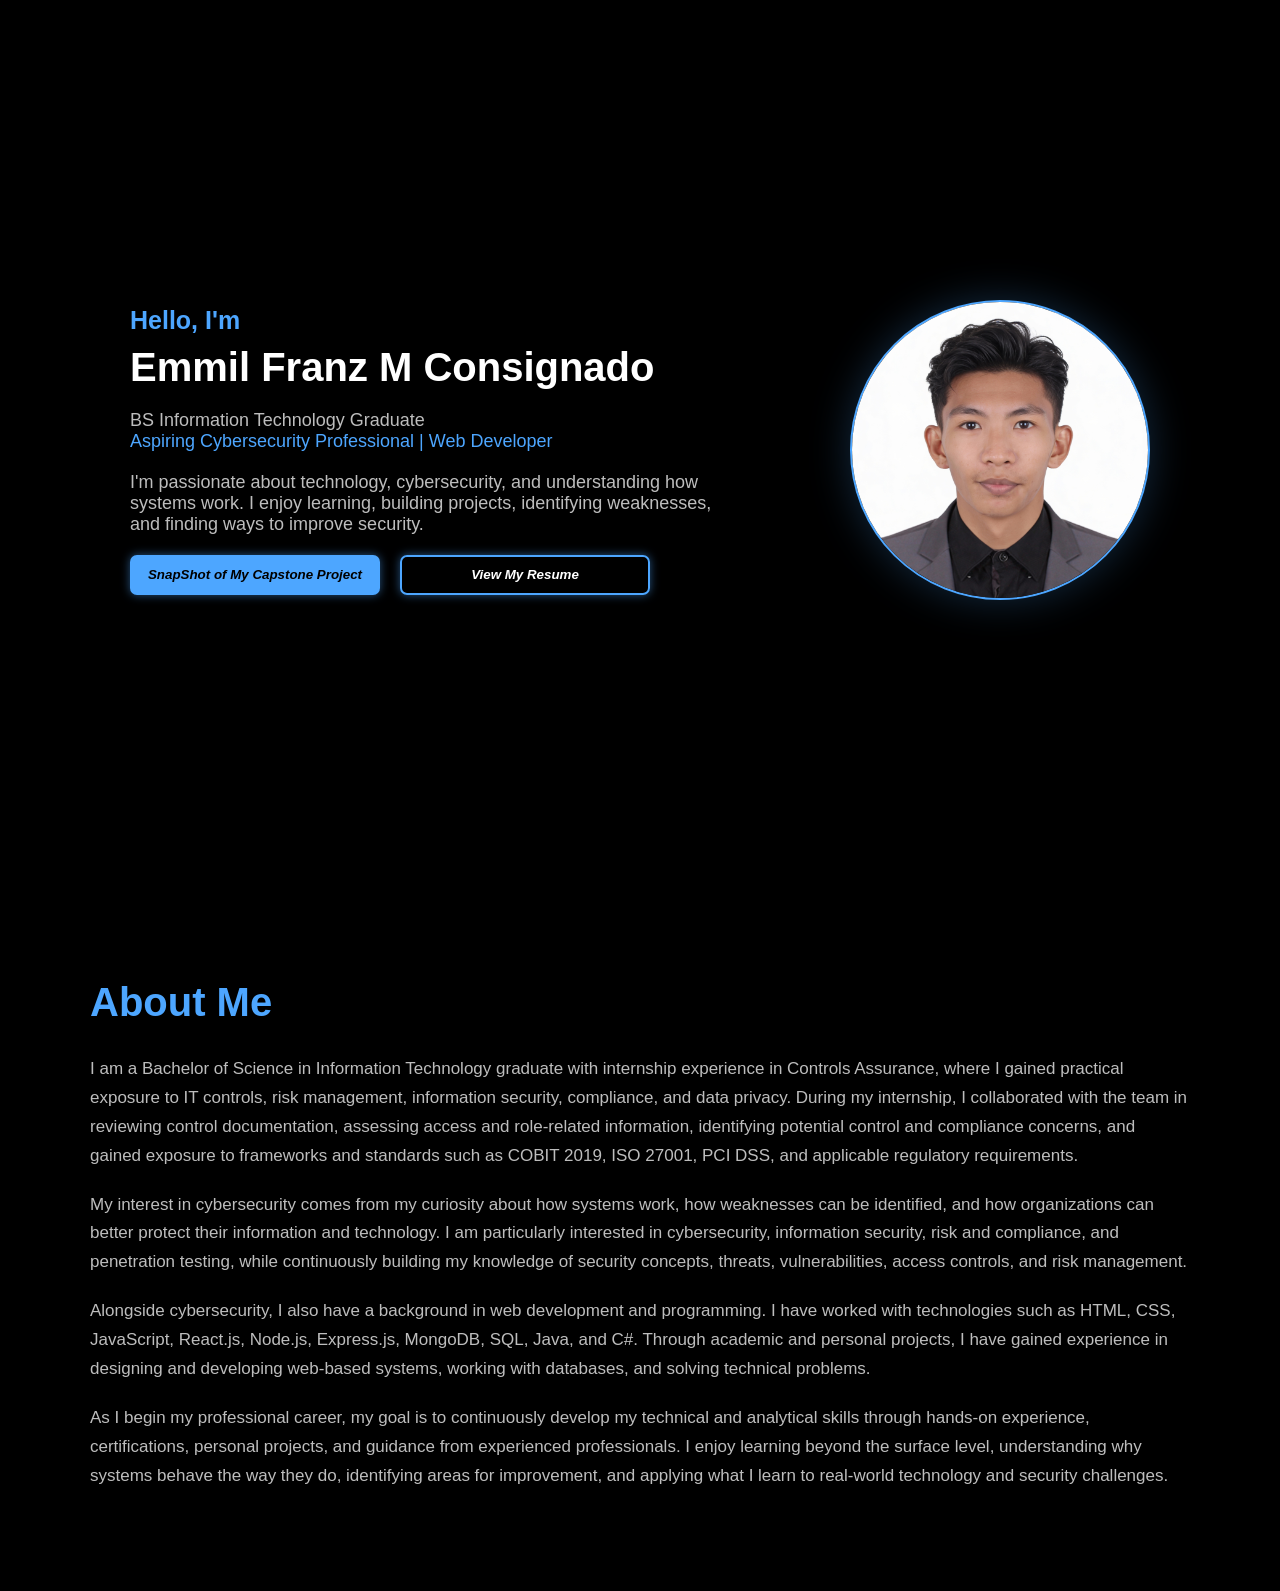
<file: Index.html>
<!DOCTYPE html>
<html lang="en">
<head>
    <meta charset="UTF-8">
    <meta name="viewport" content="width=device-width, initial-scale=1.0">
    <title>Emmil Franz | Portfolio</title>

    <style>
        * {
            margin: 0;
            padding: 0;
            box-sizing: border-box;
        }

        body {
            background-color: black;
            color: white;
            font-family: Arial, sans-serif;
        }

        .container {
            min-height: 100vh;

            display: flex;
            justify-content: center;
            align-items: center;

            gap: 120px;
            padding: 50px;
        }

        .about-text {
            max-width: 600px;
        }

        .about-text h3 {
            font-size: 25px;
            margin-bottom: 10px;
            color: #4da6ff;
        }
        
       span{
            color: #4da6ff;
        }
        #name {
            font-size: 40px;
            margin-bottom: 20px;
            margin-top: 10px;
        }

        .about-text p {
            font-size: 18px;
            color: #bdbdbd;
        }

        img {
            width: 300px;
            height: 300px;
            object-fit: cover;
            border-radius: 50%;
            border: 2px solid #4da6ff;
            box-shadow: 0 0 40px rgba(77, 166, 255, 0.25);
        }
        #IAM {
            margin-top: 20px;
        }

        #button {
            display: flex;
            gap: 20px;
            margin-top: 20px;
        }

        #button button {
            background-color: #4da6ff;
            height: 40px;
            width: 250px;
            border: none;
            border-radius: 7px;
            box-shadow: 0 0 10px rgba(77, 166, 255, 0.5);
            font-style: italic;
            font-weight: bold;
            cursor: pointer;
        }

        #button #two {
            background-color: transparent;
            color: white;
            border: 2px solid #4da6ff;
        }

       .ABOUT_ME {
            max-width: 1200px;
            margin: 0 auto;
            padding: 80px 50px;
        }

        .ABOUT_ME h1 {
            font-size: 40px;
            color: #4da6ff;
            margin-bottom: 30px;
        }

        .ABOUT_ME p {
            font-size: 17px;
            line-height: 1.7;
            color: #bdbdbd;
            margin-bottom: 20px;
        }

        /* MOBILE POV */
        @media (max-width: 768px) {

            .container {
                flex-direction: column-reverse;
                text-align: center;
                gap: 40px;
                padding: 30px;
            }

            #name {
                font-size: 38px;
            }

            img {
                width: 220px;
                height: 220px;
            }
           
        }
    </style>
</head>

<body>
    <div class="container" id="AboutMe">
        <div class="about-text">
            <h3>Hello, I'm</h3>
            <h1 id="name">Emmil Franz M Consignado</h1>
            <p>BS Information Technology Graduate <br> <span >Aspiring Cybersecurity Professional | Web Developer</span></p>
        <div id="IAM">
            <p>I'm passionate about technology, cybersecurity, and understanding how systems work. I enjoy learning, building projects, identifying weaknesses, and finding ways to improve security.</p>
        </div>
        <div id="button">
        <button onclick="window.location.href='CapstoneProject.html'">SnapShot of My Capstone Project</button>
        <button id="two" onclick="window.location.href='Resume.html'">View My Resume</button>
        </div>
        </div>
        <img src="IMAGES/RESUME PICTURE.png" alt="Profile Picture">
    </div>

    <div class="ABOUT_ME">
    <h1>About Me</h1>

    <p>I am a Bachelor of Science in Information Technology graduate with internship
        experience in Controls Assurance, where I gained practical exposure to IT controls,
        risk management, information security, compliance, and data privacy. During my
        internship, I collaborated with the team in reviewing control documentation,
        assessing access and role-related information, identifying potential control and
        compliance concerns, and gained exposure to frameworks and standards such as
        COBIT 2019, ISO 27001, PCI DSS, and applicable regulatory requirements.</p>

    <p>My interest in cybersecurity comes from my curiosity about how systems work,
        how weaknesses can be identified, and how organizations can better protect their
        information and technology. I am particularly interested in cybersecurity,
        information security, risk and compliance, and penetration testing, while
        continuously building my knowledge of security concepts, threats, vulnerabilities,
        access controls, and risk management.</p>

    <p>Alongside cybersecurity, I also have a background in web development and
        programming. I have worked with technologies such as HTML, CSS, JavaScript,
        React.js, Node.js, Express.js, MongoDB, SQL, Java, and C#. Through academic
        and personal projects, I have gained experience in designing and developing
        web-based systems, working with databases, and solving technical problems.</p>

    <p>As I begin my professional career, my goal is to continuously develop my
        technical and analytical skills through hands-on experience, certifications,
        personal projects, and guidance from experienced professionals. I enjoy learning
        beyond the surface level, understanding why systems behave the way they do,
        identifying areas for improvement, and applying what I learn to real-world
        technology and security challenges.</p>
</div>
</body>
</html>
</file>
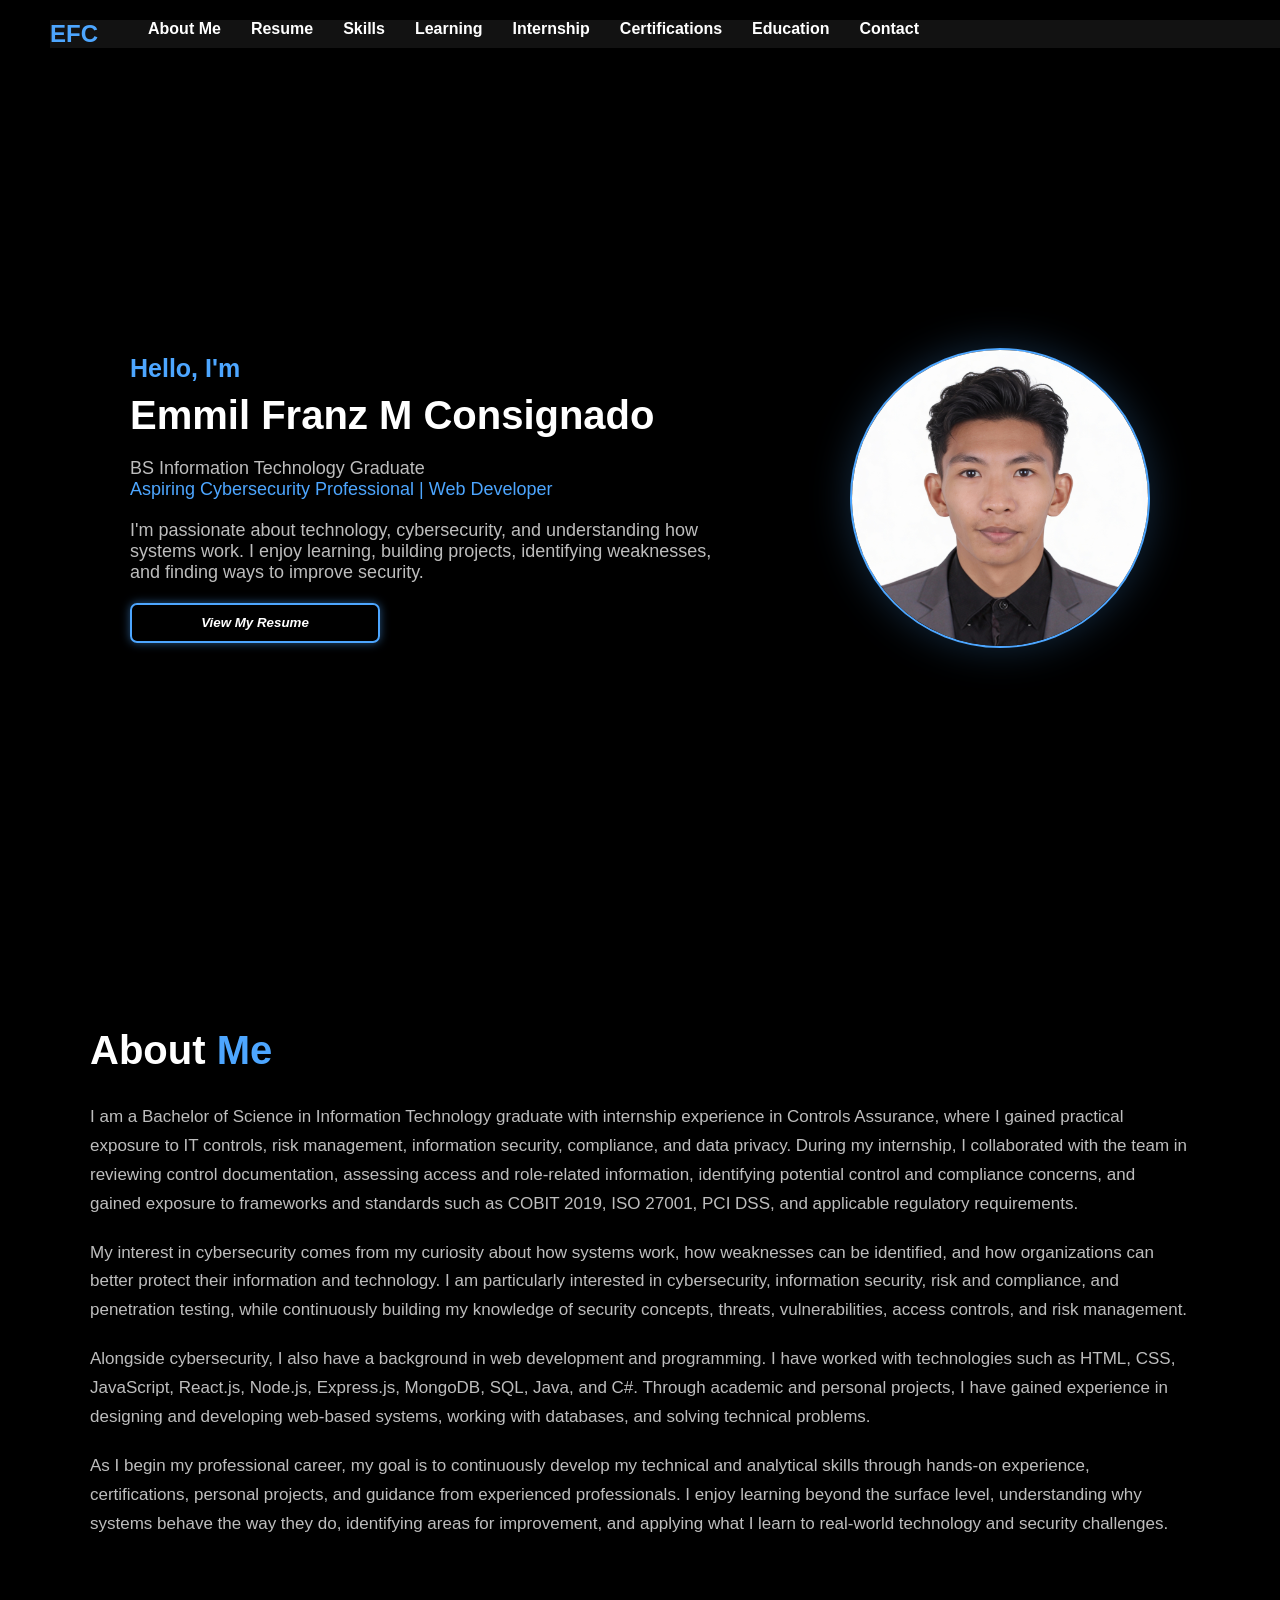
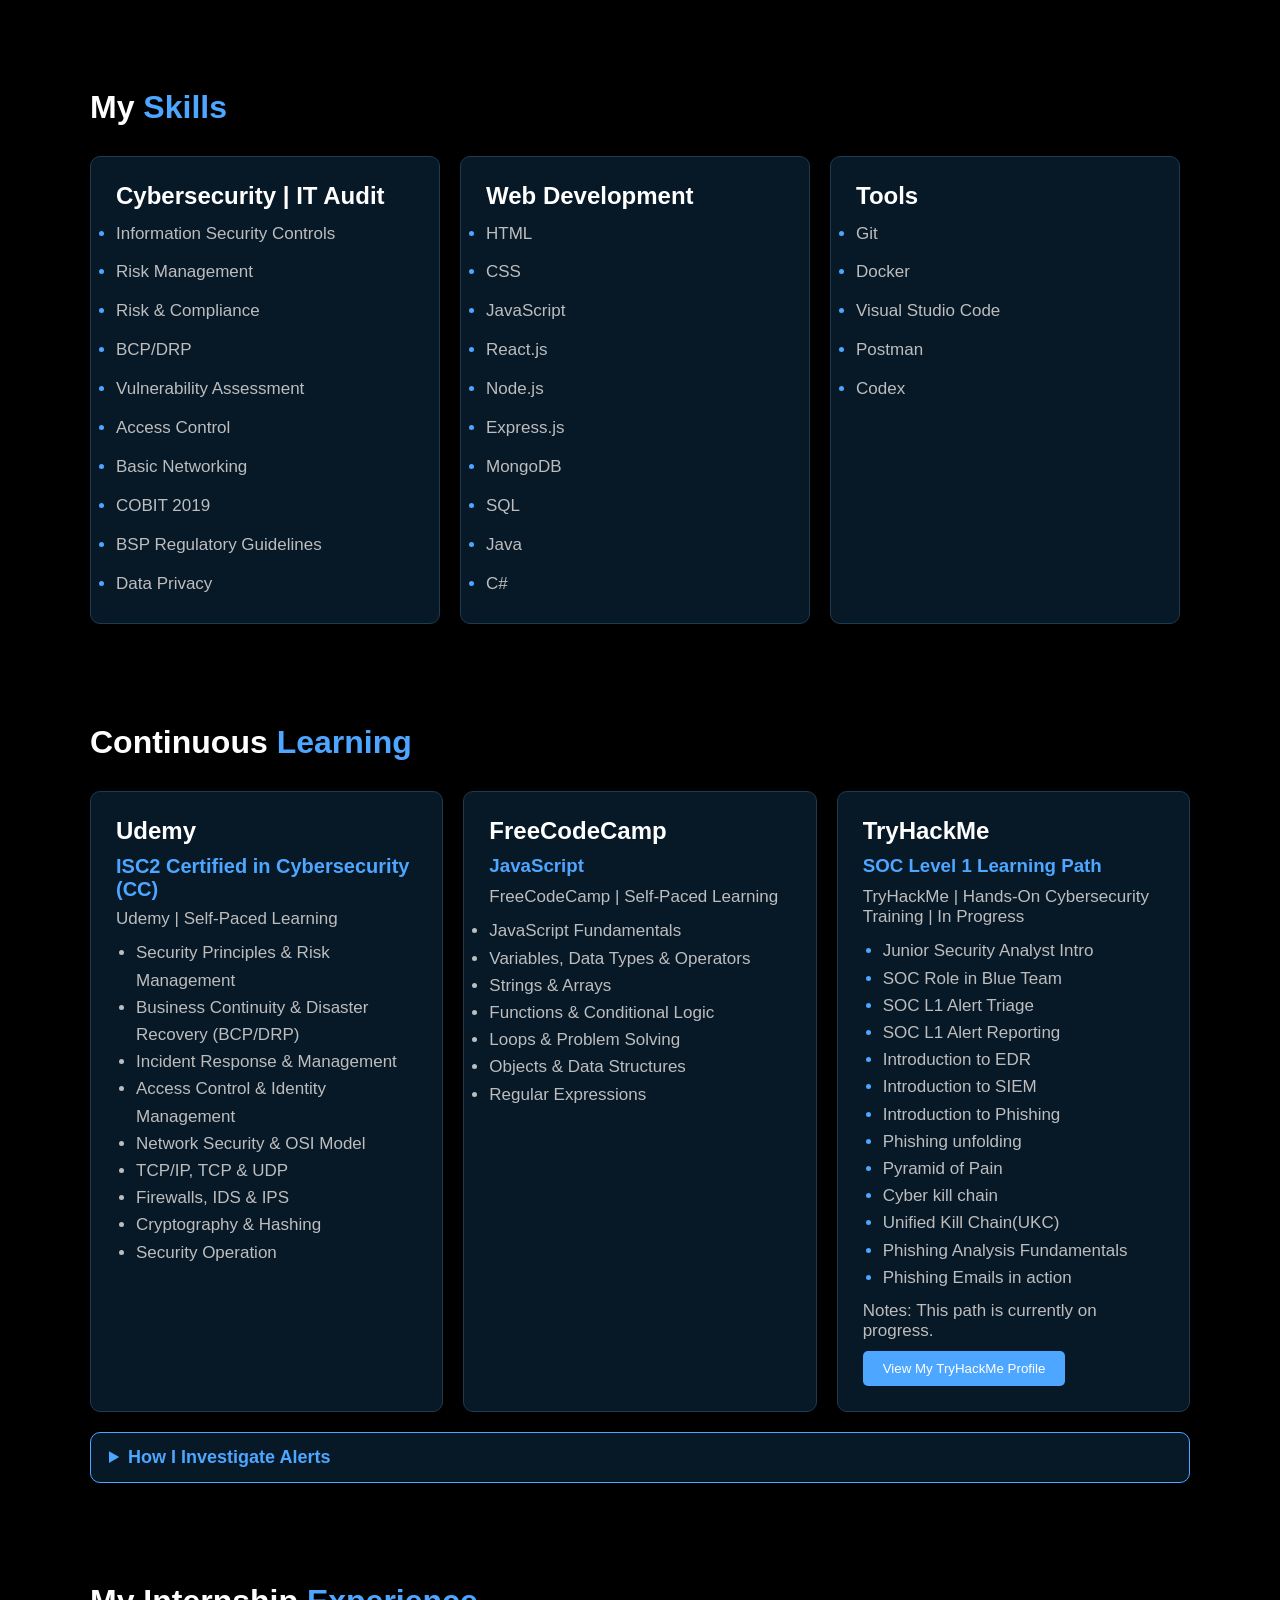
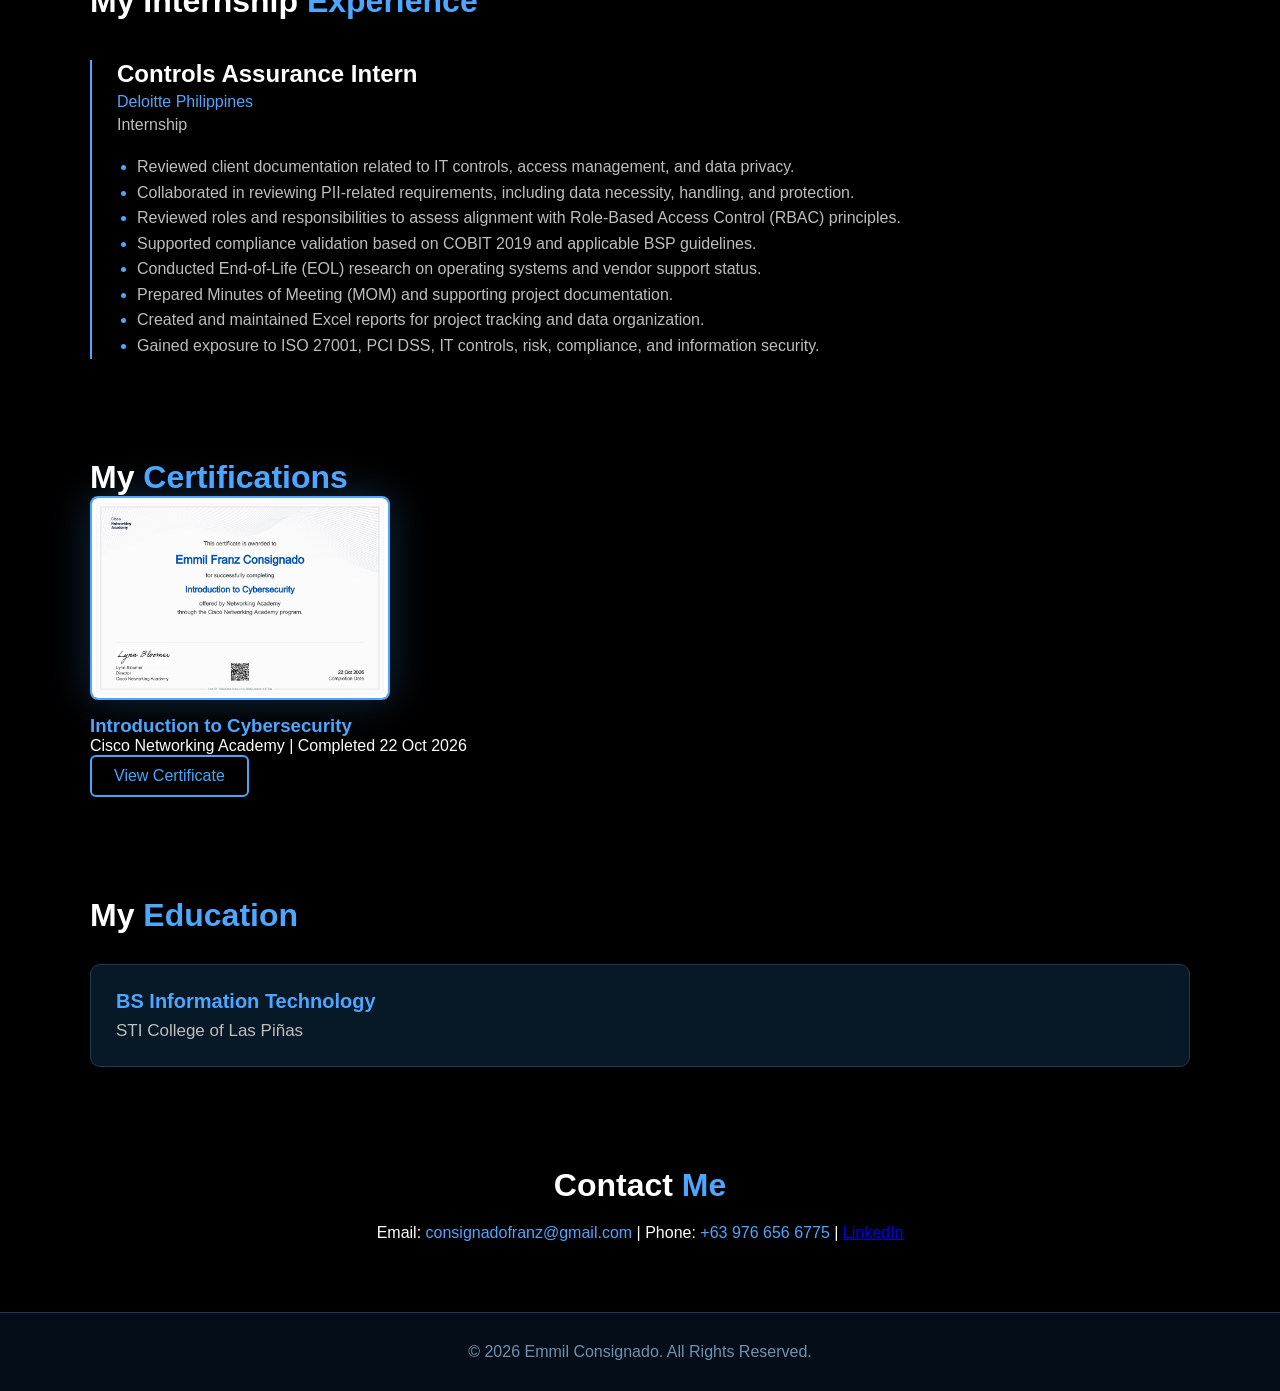
<file: index.html>
<!DOCTYPE html>
<html lang="en">
<head>
     <script async src="https://www.googletagmanager.com/gtag/js?id=G-RTVXM4ZRD1"></script>
    <script>
        window.dataLayer = window.dataLayer || [];
        function gtag(){dataLayer.push(arguments);}
        gtag('js', new Date());

        gtag('config', 'G-RTVXM4ZRD1');
    </script>

    <meta charset="UTF-8">
    <meta name="viewport" content="width=device-width, initial-scale=1.0">
    <title>Emmil Franz | Portfolio</title>

    <style>
        * {
            margin: 0;
            padding: 0;
            box-sizing: border-box;
        }

        body {
            background-color: black;
            color: white;
            font-family: Arial, sans-serif;
        }

        .navbar {
            background-color: #121212;
            position: sticky;
            display: flex;
            gap: 50px;
            margin-top: 20px;
            margin-left: 50px;
            z-index: 1000;
            top: 5px;
        }
        
        .nav-links {
            display: flex;
            gap: 30px;
            list-style: none;
        }

        .nav-links a {
            text-decoration: none;
            color: white;
            font-weight: bold;
            transition: 0.3s;
        }

        .container {
            min-height: 100vh;
            display: flex;
            justify-content: center;
            align-items: center;
            gap: 120px;
            width: 100%;
            padding: 40px 20px;
        }

        .about-text {
            max-width: 600px;
            
        }

        .about-text h3 {
            font-size: 25px;
            margin-bottom: 10px;
            color: #4da6ff;
        }
        
       span{
            color: #4da6ff;
        }
        #name {
            font-size: 40px;
            margin-bottom: 20px;
            margin-top: 10px;
        }

        .about-text p {
            font-size: 18px;
            color: #bdbdbd;
        }

        img {
            width: 300px;
            height: 300px;
            object-fit: cover;
            border-radius: 50%;
            border: 2px solid #4da6ff;
            box-shadow: 0 0 40px rgba(77, 166, 255, 0.25);
        }
        #IAM {
            margin-top: 20px;
        }

        #button {
            display: flex;
            gap: 20px;
            margin-top: 20px;
        }

        #button button  {
            background-color: #4da6ff;
            height: 40px;
            width: 250px;
            border: none;
            border-radius: 7px;
            box-shadow: 0 0 10px rgba(77, 166, 255, 0.5);
            font-style: italic;
            font-weight: bold;
            cursor: pointer;
        }

        #button #two {
            background-color: transparent;
            color: white;
            border: 2px solid #4da6ff;
        }

       #ABOUT_ME {
            max-width: 1200px;
            margin: 0 auto;
            padding: 80px 50px;
        }

        #ABOUT_ME h1 {
            font-size: 40px;
            color: white;
            margin-bottom: 30px;
        }

        #ABOUT_ME p {
            font-size: 17px;
            line-height: 1.7;
            color: #bdbdbd;
            margin-bottom: 20px;
        }

        .SKILLS{
            max-width: 1200px;
            margin: 0 auto;
            padding: 50px;
            cursor: pointer;
        }
        .skills-container{
            display: flex;
            gap: 20px;
        }

        .SKILLS h1 {
            color: white;
            margin-bottom: 30px;
        }

        .Skill-CyberSec {
            background-color: #071827;
            border: 1px solid #1f3b50;
            border-radius: 10px;
            padding: 25px;
            width: 350px;
        }
        
        .Skill-CyberSec ul{
            margin-top: 10px;
        }
        .Skill-CyberSec li {
            font-size: 17px;
            line-height: 1.7;
            color: #bdbdbd;
            margin-top: 10px;
        }
        .Skill-WebDev {
            background-color: #071827;
            border: 1px solid #1f3b50;
            border-radius: 10px;
            padding: 25px;
            width: 350px;
        }
        .Skill-WebDev ul{
            margin-top: 10px;
        }
        .Skill-WebDev li {
            font-size: 17px;
            line-height: 1.7;
            color: #bdbdbd;
            margin-top: 10px;
        }
        .Tools {
            background-color: #071827;
            border: 1px solid #1f3b50;
            border-radius: 10px;
            padding: 25px;
            width: 350px;
        }
        .Tools ul{
            margin-top: 10px;
        }
        .Tools li {
            font-size: 17px;
            line-height: 1.7;
            color: #bdbdbd;
            margin-top: 10px;
        }
        .skills-container li::marker {
            color: #4da6ff;
        }

        .Skill-CyberSec:hover,
        .Skill-WebDev:hover,
        .Tools:hover {
            transform: translateY(-8px) scale(1.02);
            box-shadow: 0 0 20px rgba(77, 166, 255, 0.35);
        }

        #internship {
            max-width: 1200px;
            margin: 0 auto;
            padding: 50px;
        }

        #internship h1 {
            margin-bottom: 40px;
        }

        .internship {
            border-left: 2px solid #4da6ff;
            padding-left: 25px;
        }

        .internship h2 {
            color: white;
            margin-bottom: 5px;
        }

        .internship .company {
            color: #4da6ff;
            font-size: 16px;
            margin-bottom: 5px;
        }

        .internship .type {
            color: #bdbdbd;
            font-size: 16px;
            margin-bottom: 20px;
        }

        .internship ul {
            padding-left: 20px;
        }

        .internship li {
            color: #bdbdbd;
            font-size: 16px;
            line-height: 1.6;
        }

        .internship li::marker {
            color: #4da6ff;
        }


        .learning-container {
            display: flex;
            gap: 20px;
        }

        .udemy,.java,.TryHackMe {
            flex: 1;
        }
        #continues-learning {
            max-width: 1200px;
            margin: 0 auto;
            padding: 50px;
        }

        #continues-learning h1 {
            color: white;
            margin-bottom: 30px;
        }
        
        .udemy{
            background-color: #071827;
            border: 1px solid #1f3b50;
            border-radius: 10px;
            padding: 25px;
        }

        .udemy h2{
            margin-bottom: 10px;
        }

        .udemy h3{
            color: #4da6ff;
            font-size: 20px;
            margin-bottom: 8px;
        }
        .udemy p{
            color: #bdbdbd;
            font-size: 17px;
            margin-bottom: 10px;
        }
        .udemy ul{
            padding-left: 20px;
            
        }

        .udemy li{
            color: #bdbdbd;
            font-size: 17px;
            line-height: 1.6;
        }

        .TryHackMe {
            background-color: #071827;
            border: 1px solid #1f3b50;
            border-radius: 10px;
            padding: 25px;
        }

        .TryHackMe h2 {
            margin-bottom: 10px;
        }

        .TryHackMe h3 {
            margin-bottom: 10px;
        }

        .TryHackMe p {
            color: #bdbdbd;
            font-size: 17px;
            margin-bottom: 10px;
        }

        .TryHackMe ul {
            padding-left: 20px;
        }

        .TryHackMe li {
            color: #bdbdbd;
            font-size: 17px;
            line-height: 1.6;
        }

        .TryHackMe li::marker {
            color: #4da6ff;
        }

        .TryHackMe:hover, .udemy:hover, .java:hover {
            transform: translateY(-8px);
            box-shadow: 0 0 20px rgba(77, 166, 255, 0.25);
        }
        
        .TryHackMe button {
            background-color: #4da6ff;
            color: white;
            border: none;
            padding: 10px 20px;
            border-radius: 5px;
            cursor: pointer;
            transition: 0.3s;
        }
        #training-btn {
            display: inline-block;
            padding: 12px 24px;
            background: transparent;
            color: #4da6ff;
            border: 1.5px solid #4da6ff;
            border-radius: 8px;
            font-size: 15px;
            font-weight: 600;
            letter-spacing: 0.3px;
            cursor: pointer;
            transition: all 0.3s ease;
            text-decoration: none;
            font-family: inherit;
        }

        /* Hover Effect */
        #training-btn:hover {
            background: #4da6ff;
            color: #121212;
            box-shadow: 0 0 15px rgba(77, 166, 255, 0.4);
            transform: translateY(-3px);
        }

        /* Click Effect */
        #training-btn:active {
            transform: translateY(0);
            box-shadow: 0 0 8px rgba(77, 166, 255, 0.25);
        }

        /* Keyboard Accessibility */
        #training-btn:focus-visible {
            outline: 2px solid #ffffff;
            outline-offset: 4px;
        }
        .java {
            background-color: #071827;
            border: 1px solid #1f3b50;
            border-radius: 10px;
            padding: 25px;
        }
        .java h2{
            margin-bottom: 10px;
        }
        .java h3{
            margin-bottom: 10px;
        }
        .java p{
            color: #bdbdbd;
            font-size: 17px;
            margin-bottom: 10px;
        }
        .java li{
            color: #bdbdbd;
            font-size: 17px;
            line-height: 1.6;
        }

        .Certifications {
            max-width: 1200px;
            margin: 0 auto;
            padding: 50px;
        }

       #education {
            max-width: 1200px;
            margin: 0 auto;
            padding: 50px;
        }

        #education h1 {
            color: white;
            margin-bottom: 30px;
        }

        .education-card {
            background-color: #071827;
            border: 1px solid #1f3b50;
            border-radius: 10px;
            padding: 25px;
            transition: 0.3s ease;
        }

        .education-card h2 {
            color: #4da6ff;
            font-size: 20px;
            margin-bottom: 8px;
        }

        .education-card p {
            color: #bdbdbd;
            font-size: 17px;
        }

        /* Hover Effect */
        .education-card:hover {
            transform: translateY(-8px);
            box-shadow: 0 0 20px rgba(77, 166, 255, 0.25);
        }

        .contact {
            max-width: 1200px;
            margin: 0 auto;
            padding: 50px;
            justify-content: center;
            text-align: center;
        }
        .contact p{
            max-width: 1200px;
            margin: 0 auto;
            padding: 20px;
        }

        #Certifications .cert-img {
  border-radius: 8px;
  object-fit: contain;
  height: auto;
  max-width: 100%;
  display: block;
  margin-bottom: 15px;
}

#Certifications .cert-btn {
  padding: 10px 22px;
  background: transparent;
  color: #3fa9ff;
  border: 2px solid #3fa9ff;
  border-radius: 6px;
  font-size: 1rem;
  cursor: pointer;
  transition: 0.3s;
}

#Certifications .cert-btn:hover {
  background: #3fa9ff;
  color: #000;
}

        footer {
            border-top: 1px solid #1f3b50;
            padding: 30px 20px;
            text-align: center;
            color: #6f91ad;
            background-color: #050e18;
        }

        #Certifications {
            max-width: 1200px;
            margin: 0 auto;
            padding: 50px;
        }



        /* HOW I INVESTIGATE (inside Continuous Learning) */
        .investigate {
            margin-top: 20px;
            padding: 14px 18px;
            background-color: #071827;
            border: 1px solid #4da6ff;
            border-radius: 10px;
            text-align: left;
        }

        .investigate summary {
            cursor: pointer;
            color: #4da6ff;
            font-weight: bold;
            font-size: 18px;
        }

        .investigate h4 {
            margin: 18px 0 6px;
            color: #4da6ff;
        }

        .investigate ol,
        .investigate ul {
            margin: 8px 0 10px 25px;
            line-height: 1.8;
            color: #bdbdbd;
        }

        .investigate li::marker {
            color: #4da6ff;
        }

        .investigate p {
            margin-top: 10px;
            color: #bdbdbd;
        }

        /* MOBILE POV */
        @media (max-width: 768px) {

            .container {
                flex-direction: column-reverse;
                text-align: center;
                gap: 40px;
                padding: 30px;
            }

            #name {
                font-size: 38px;
            }

            .navbar {
                flex-wrap: wrap;
                gap: 15px;
                margin-left: 20px;
                margin-right: 20px;
            }

            .nav-links {
                flex-wrap: wrap;
                gap: 15px;
            }

            .skills-container,
            .learning-container {
                flex-direction: column;
            }

            .Skill-CyberSec,
            .Skill-WebDev,
            .Tools {
                width: 100%;
            }

            #ABOUT_ME,
            .SKILLS,
            #continues-learning,
            #internship,
            #Certifications,
            #education {
                padding: 30px 20px;
            }


            img {
                width: 220px;
                height: 220px;
            }
           
        }
    </style>
</head>

<body>
   <nav class="navbar">
        <div class="logo">
            <h1><span>EFC</span></h1>
        </div>

        <ul class="nav-links">
            <li><a href="#ABOUT_ME">About Me</a></li>
            <li><a href="FILES/Emmil_Franz__Consignado_Resume.pdf" target="_blank">Resume</a></li>
            <li><a href="#skills">Skills</a></li>
            <li><a href="#continues-learning">Learning</a></li>
            <li><a href="#internship">Internship</a></li>
            <li><a href="#Certifications">Certifications</a></li>
            <li><a href="#education">Education</a></li>
            <li><a href="#contact">Contact</a></li>
        </ul>
    </nav>

    <div class="container" id="AboutMe">
        <div class="about-text">
            <h3>Hello, I'm</h3>
            <h1 id="name">Emmil Franz M Consignado</h1>
            <p>BS Information Technology Graduate <br> <span >Aspiring Cybersecurity Professional | Web Developer</span></p>
        <div id="IAM">
            <p>I'm passionate about technology, cybersecurity, and understanding how systems work. I enjoy learning, building projects, identifying weaknesses, and finding ways to improve security.</p>
        </div>
        <div id="button">

        <button id="two" onclick="window.location.href='FILES/Emmil_Franz__Consignado_Resume.pdf'" target="_blank">View My Resume</button>
        </div>
        </div>
        <img src="IMAGES/RESUME PICTURE.png" alt="Profile Picture">
    </div>

    <div id="ABOUT_ME">
    <h1>About  <span>Me</span></h1>

    <p>I am a Bachelor of Science in Information Technology graduate with internship
        experience in Controls Assurance, where I gained practical exposure to IT controls,
        risk management, information security, compliance, and data privacy. During my
        internship, I collaborated with the team in reviewing control documentation,
        assessing access and role-related information, identifying potential control and
        compliance concerns, and gained exposure to frameworks and standards such as
        COBIT 2019, ISO 27001, PCI DSS, and applicable regulatory requirements.</p>

    <p>My interest in cybersecurity comes from my curiosity about how systems work,
        how weaknesses can be identified, and how organizations can better protect their
        information and technology. I am particularly interested in cybersecurity,
        information security, risk and compliance, and penetration testing, while
        continuously building my knowledge of security concepts, threats, vulnerabilities,
        access controls, and risk management.</p>

    <p>Alongside cybersecurity, I also have a background in web development and
        programming. I have worked with technologies such as HTML, CSS, JavaScript,
        React.js, Node.js, Express.js, MongoDB, SQL, Java, and C#. Through academic
        and personal projects, I have gained experience in designing and developing
        web-based systems, working with databases, and solving technical problems.</p>

    <p>As I begin my professional career, my goal is to continuously develop my
        technical and analytical skills through hands-on experience, certifications,
        personal projects, and guidance from experienced professionals. I enjoy learning
        beyond the surface level, understanding why systems behave the way they do,
        identifying areas for improvement, and applying what I learn to real-world
        technology and security challenges.</p>
</div>

    <div class="SKILLS" id="skills">
        <h1>My <span>Skills</span></h1>

        <div class="skills-container">
        <div class="Skill-CyberSec">
            <h2>Cybersecurity | IT Audit</h2>
            <ul>
                <li>Information Security Controls</li>
                <li>Risk Management</li>
                <li>Risk & Compliance</li>
                <li>BCP/DRP</li>
                <li>Vulnerability Assessment</li>
                <li>Access Control</li>
                <li>Basic Networking</li>
                <li>COBIT 2019</li>
                <li>BSP Regulatory Guidelines</li>
                <li>Data Privacy</li>
            </ul>  
        </div>

        <div class="Skill-WebDev">
            <h2>Web Development</h2>
            <ul>
                <li>HTML</li>
                <li>CSS</li>
                <li>JavaScript</li>
                <li>React.js</li>
                <li>Node.js</li>
                <li>Express.js</li>
                <li>MongoDB</li>
                <li>SQL</li>
                <li>Java</li>
                <li>C#</li>
            </ul>
        </div>

        <div class="Tools">
            <h2>Tools</h2>
            <ul>
                <li>Git</li>
                <li>Docker</li>
                <li>Visual Studio Code</li>
                <li>Postman</li>
                <li>Codex</li>
            </ul>
        </div>
        </div>
    </div>

<div id="continues-learning">
    <h1>Continuous <span>Learning</span></h1>

    <div class="learning-container">

        <div class="udemy">
            <h2>Udemy</h2>
            <h3>ISC2 Certified in Cybersecurity (CC)</h3>
            <p>Udemy | Self-Paced Learning</p>
            <ul>
                <li>Security Principles & Risk Management</li>
                <li>Business Continuity & Disaster Recovery (BCP/DRP)</li>
                <li>Incident Response & Management</li>
                <li>Access Control & Identity Management</li>
                <li>Network Security & OSI Model</li>
                <li>TCP/IP, TCP & UDP</li>
                <li>Firewalls, IDS & IPS</li>
                <li>Cryptography & Hashing</li>
                <li>Security Operation</li>
            </ul>
        </div>

        <div class="java">
            <h2>FreeCodeCamp</h2>
            <h3><span>JavaScript</span></h3>
            <p>FreeCodeCamp | Self-Paced Learning</p>
            <ul>
                <li>JavaScript Fundamentals</li>
                <li>Variables, Data Types & Operators</li>
                <li>Strings & Arrays</li>
                <li>Functions & Conditional Logic</li>
                <li>Loops & Problem Solving</li>
                <li>Objects & Data Structures</li>
                <li>Regular Expressions</li>
            </ul>
        </div>

        <div class="TryHackMe">
            <h2>TryHackMe</h2>
            <h3><span>SOC Level 1 Learning Path</span></h3>
            <p>TryHackMe | Hands-On Cybersecurity Training | In Progress</p>
            <ul>
                <li>Junior Security Analyst Intro</li>
                <li>SOC Role in Blue Team</li>
                <li>SOC L1 Alert Triage</li>
                <li>SOC L1 Alert Reporting</li>
                <li>Introduction to EDR</li>
                <li>Introduction to SIEM</li>
                <li>Introduction to Phishing</li>
                <li>Phishing unfolding</li>
                <li>Pyramid of Pain</li>
                <li>Cyber kill chain </li>
                <li>Unified Kill Chain(UKC)</li>
                <li>Phishing Analysis Fundamentals</li>
                <li>Phishing Emails in action</li>
            </ul>
            <p style="margin-top:10px;">Notes: This path is currently on progress.</p>
            <button onclick="window.open('https://tryhackme.com/p/consignadofranz', '_blank', 'noopener,noreferrer')">View My TryHackMe Profile</button>
        </div>
    </div>
<details class="investigate">
  <summary>How I Investigate Alerts</summary>
  <p><em>Based on hands-on practice in TryHackMe SOC labs.</em></p>

  <h4>Getting Started</h4>
  <ol>
    <li>Review the playbook and note when escalation is needed and when it isn't</li>
    <li>Take ownership of alerts from the dashboard, starting with the highest severity</li>
  </ol>

  <h4>Firewall Alerts</h4>
  <ol>
    <li>Check the source IP's activity in Splunk</li>
    <li>Check the action taken: blocked by the blocklist or allowed</li>
    <li>Check whether the destination IP is malicious</li>
    <li>Check the URL the employee tried to open</li>
  </ol>

  <h4>Phishing Email Alerts</h4>
  <ol>
    <li>Review the email content</li>
    <li>Check the legitimacy of the sender</li>
    <li>Check the receiver's email activity for past conversations with that sender</li>
    <li>Inspect embedded URLs and attachments, including shortened links (e.g., Bitly) that hide the real destination</li>
    <li>If malicious, escalate quickly while continuing the investigation</li>
    <li>Check whether the attachment was opened or executed</li>
    <li>If executed, quarantine the affected user</li>
    <li>Search Splunk for everyone who received the same email and who executed it</li>
    <li>If more than one user is affected, treat it as a single incident, quarantine them, and alert the affected users</li>
  </ol>

  <h4>Documenting an Escalation (5Ws)</h4>
  <ul>
    <li><strong>When</strong> the alert was triggered</li>
    <li><strong>What</strong> the alert is about</li>
    <li><strong>Who</strong> is affected</li>
    <li><strong>Where</strong> the alert appeared</li>
    <li><strong>Why</strong> it was triggered</li>
  </ul>

  <p><strong>Tools:</strong> Splunk, URL scanner, TryDetectThis (TryHackMe)</p>
  <br>
  <button id="training-btn" onclick="window.open('evidence.html')">Hands On Training/Labs</button>
</details>

    

</div>

    <div id="internship">

    <h1>My Internship <span>Experience</span></h1>

    <div class="internship">

        <h2>Controls Assurance Intern</h2>

        <p class="company">Deloitte Philippines</p>

        <p class="type">Internship</p>

            <ul>
                <li>Reviewed client documentation related to IT controls, access management, and data privacy.</li>
                <li>Collaborated in reviewing PII-related requirements, including data necessity, handling, and protection.</li>
                <li>Reviewed roles and responsibilities to assess alignment with Role-Based Access Control (RBAC) principles.</li>
                <li>Supported compliance validation based on COBIT 2019 and applicable BSP guidelines.</li>
                <li>Conducted End-of-Life (EOL) research on operating systems and vendor support status.</li>
                <li>Prepared Minutes of Meeting (MOM) and supporting project documentation.</li>
                <li>Created and maintained Excel reports for project tracking and data organization.</li>
                <li>Gained exposure to ISO 27001, PCI DSS, IT controls, risk, compliance, and information security.</li>
            </ul>
    </div>
</div>

<div id="Certifications">
  <h1>My <span>Certifications</span></h1>

  <img class="cert-img"
       src="IMAGES/Introduction_to_Cybersecurity_certificate_consignadoemmil2002-gmail-com_7d4cc2ad-01e2-47c3-83d9-c6d2c1d3720e.png"
       alt="Cisco Introduction to Cybersecurity certificate"
       width="300">

  <h3><span>Introduction to Cybersecurity</span></h3>
  <p>Cisco Networking Academy | Completed 22 Oct 2026</p>

  <button class="cert-btn"
          onclick="window.open('IMAGES/Introduction_to_Cybersecurity_certificate_consignadoemmil2002-gmail-com_7d4cc2ad-01e2-47c3-83d9-c6d2c1d3720e.png', '_blank', 'noopener,noreferrer')">
    View Certificate
  </button>
</div>

        <div id="education">

    <h1>My <span>Education</span></h1>

    <div class="education-card">
        <h2>BS Information Technology</h2>
        <p>STI College of Las Piñas</p>
    </div>
</div>

    <div class="contact" id="contact">
        <h1>Contact <span>Me</span></h1>
        <p>Email: <span>consignadofranz@gmail.com</span> | Phone: <span>+63 976 656 6775</span> | <a href="https://www.linkedin.com/in/emmil-consignado-92960a327/" target="_blank">LinkedIn</a> </p>
    </div>

    <footer>
    <p>© 2026 Emmil Consignado. All Rights Reserved.</p>
    </footer>

</body>

</html>
</file>
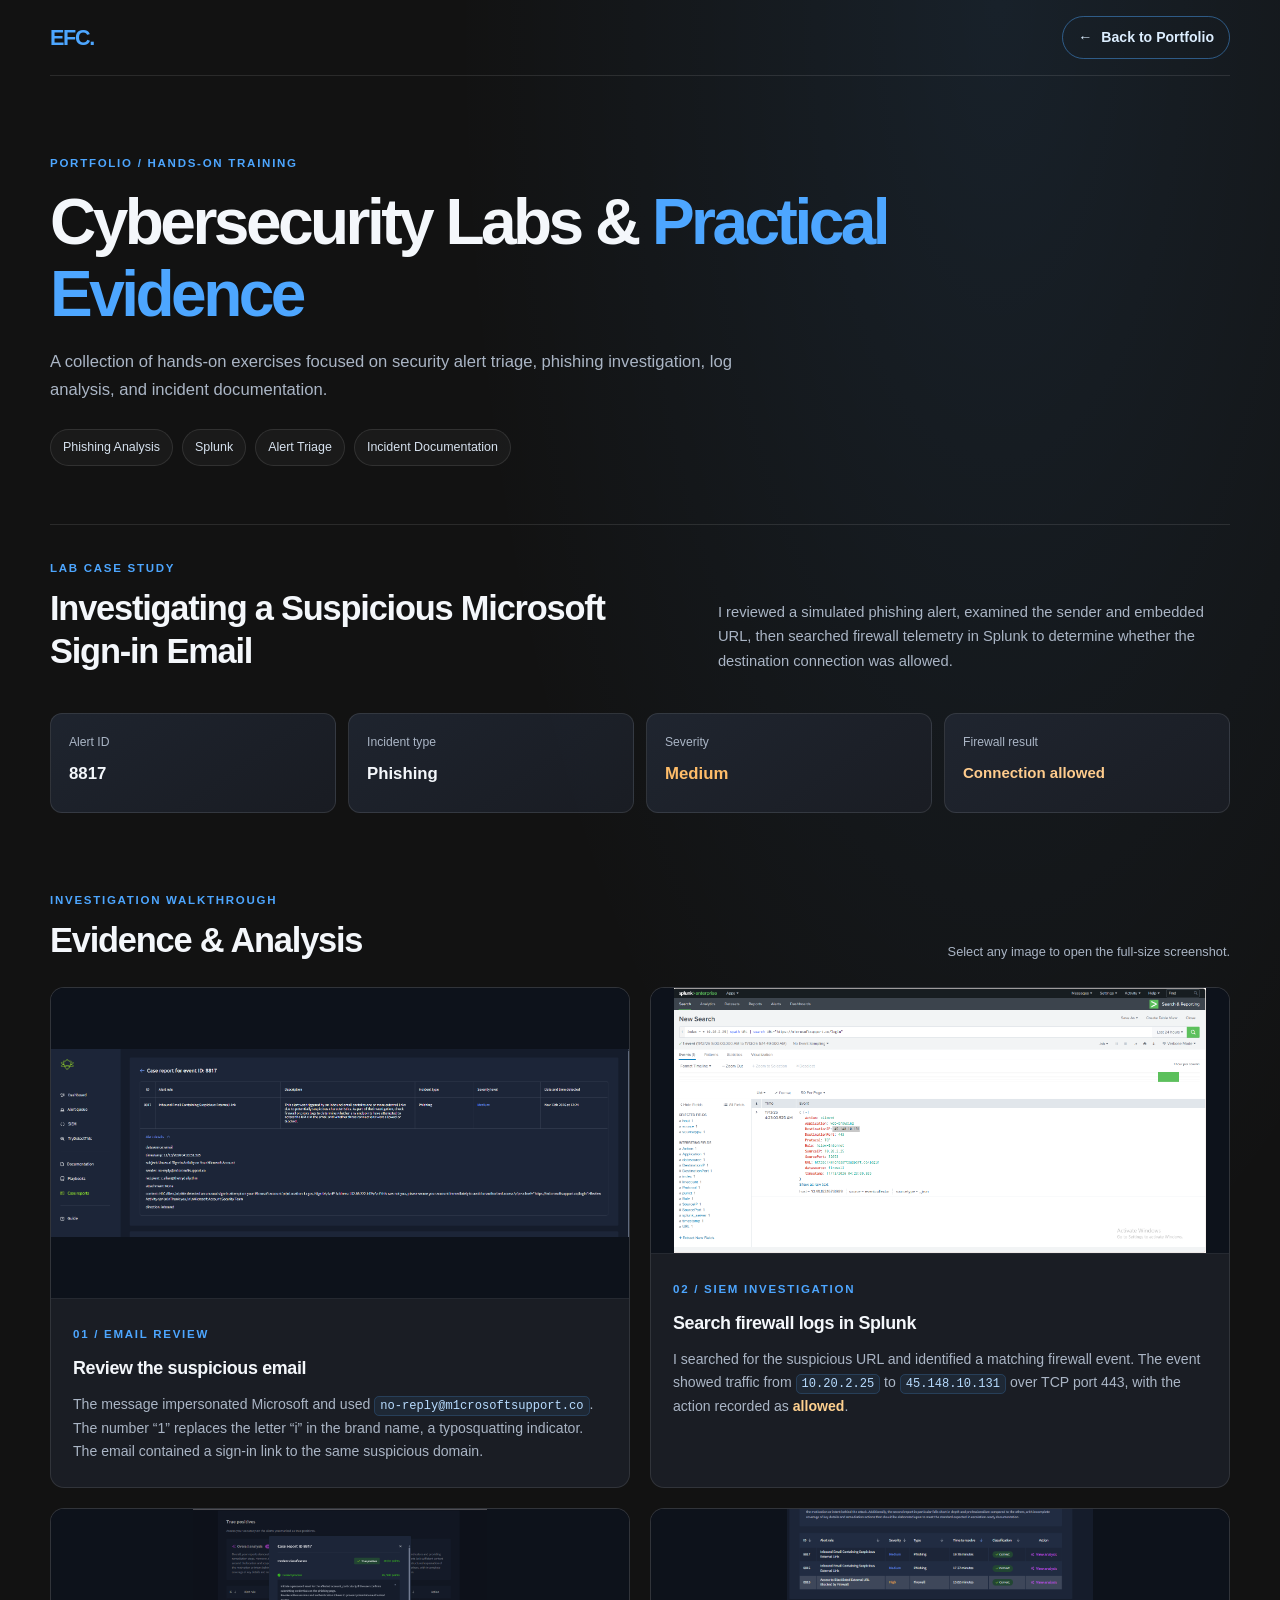
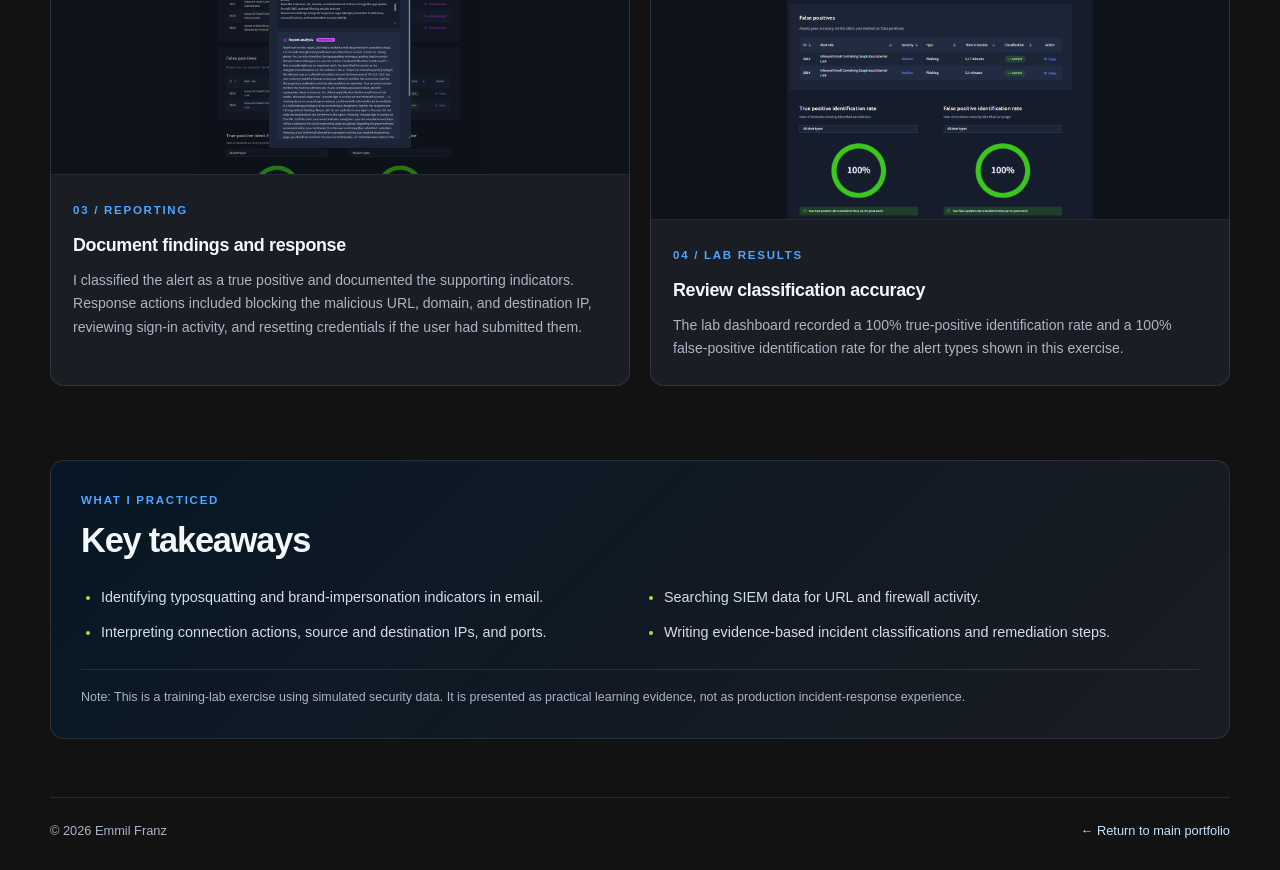
<file: evidence.html>
<!DOCTYPE html>
<html lang="en">
<head>
  <meta charset="UTF-8">
  <meta name="viewport" content="width=device-width, initial-scale=1.0">
  <meta name="description" content="Hands-on cybersecurity lab evidence by Emmil Franz. A phishing alert investigation using alert analysis and Splunk log review.">
  <title>Hands-On Training &amp; Labs | Emmil Franz</title>
  <link rel="stylesheet" href="evidence.css">
</head>
<body>
  <header class="site-header">
    <a class="brand" href="index.html" aria-label="Back to Emmil Franz portfolio"><span>EFC.</span></a>
    <a class="back-button" href="index.html"><span aria-hidden="true">←</span> Back to Portfolio</a>
  </header>

  <main class="page-shell">
    <section class="hero">
      <p class="eyebrow">PORTFOLIO / HANDS-ON TRAINING</p>
      <h1>Cybersecurity Labs &amp; <span>Practical Evidence</span></h1>
      <p class="hero-copy">
        A collection of hands-on exercises focused on security alert triage,
        phishing investigation, log analysis, and incident documentation.
      </p>
      <div class="tag-row" aria-label="Skills demonstrated">
        <span>Phishing Analysis</span>
        <span>Splunk</span>
        <span>Alert Triage</span>
        <span>Incident Documentation</span>
      </div>
    </section>

    <section class="project-intro" aria-labelledby="project-title">
      <div>
        <p class="section-kicker">LAB CASE STUDY</p>
        <h2 id="project-title">Investigating a Suspicious Microsoft Sign-in Email</h2>
      </div>
      <p class="project-summary">
        I reviewed a simulated phishing alert, examined the sender and embedded URL,
        then searched firewall telemetry in Splunk to determine whether the destination
        connection was allowed.
      </p>
    </section>

    <section class="findings" aria-label="Investigation highlights">
      <article class="finding">
        <span class="finding-label">Alert ID</span>
        <strong>8817</strong>
      </article>
      <article class="finding">
        <span class="finding-label">Incident type</span>
        <strong>Phishing</strong>
      </article>
      <article class="finding">
        <span class="finding-label">Severity</span>
        <strong class="severity">Medium</strong>
      </article>
      <article class="finding">
        <span class="finding-label">Firewall result</span>
        <strong class="warning">Connection allowed</strong>
      </article>
    </section>

    <section class="analysis-section" aria-labelledby="analysis-title">
      <div class="section-heading">
        <div>
          <p class="section-kicker">INVESTIGATION WALKTHROUGH</p>
          <h2 id="analysis-title">Evidence &amp; Analysis</h2>
        </div>
        <p class="section-note">Select any image to open the full-size screenshot.</p>
      </div>

      <div class="evidence-grid">
        <article class="evidence-card evidence-card-wide">
          <a class="image-link" target="_blank" rel="noopener">
            <img src="Screenshots FOR SOC simulator/Phishing .png" alt="Phishing alert case report showing the suspicious email details for alert 8817" loading="lazy">
          </a>
          <div class="card-copy">
            <span class="step">01 / EMAIL REVIEW</span>
            <h3>Review the suspicious email</h3>
            <p>
              The message impersonated Microsoft and used
              <code>no-reply@m1crosoftsupport.co</code>. The number “1” replaces
              the letter “i” in the brand name, a typosquatting indicator.
              The email contained a sign-in link to the same suspicious domain.
            </p>
          </div>
        </article>

        <article class="evidence-card">
          <a class="image-link" target="_blank" rel="noopener">
            <img src="Screenshots FOR SOC simulator/phising1.png" alt="Splunk search result showing firewall telemetry for the suspicious URL" loading="lazy">
          </a>
          <div class="card-copy">
            <span class="step">02 / SIEM INVESTIGATION</span>
            <h3>Search firewall logs in Splunk</h3>
            <p>
              I searched for the suspicious URL and identified a matching firewall
              event. The event showed traffic from <code>10.20.2.25</code> to
              <code>45.148.10.131</code> over TCP port 443, with the action recorded
              as <strong>allowed</strong>.
            </p>
          </div>
        </article>

        <article class="evidence-card">
          <a class="image-link" href="evidence-assets/case-analysis-feedback.png" target="_blank" rel="noopener">
            <img src="Screenshots FOR SOC simulator/Result phising.png" alt="Lab platform feedback for the phishing incident case report" loading="lazy">
            <span class="zoom-hint">Open full image ↗</span>
          </a>
          <div class="card-copy">
            <span class="step">03 / REPORTING</span>
            <h3>Document findings and response</h3>
            <p>
              I classified the alert as a true positive and documented the supporting
              indicators. Response actions included blocking the malicious URL,
              domain, and destination IP, reviewing sign-in activity, and resetting
              credentials if the user had submitted them.
            </p>
          </div>
        </article>

        <article class="evidence-card evidence-card-wide">
          <a class="image-link"  target="_blank" rel="noopener">
            <img src="Screenshots FOR SOC simulator/OverAll.png" alt="Overall lab results showing true positive and false positive identification rates" loading="lazy">
          </a>
          <div class="card-copy">
            <span class="step">04 / LAB RESULTS</span>
            <h3>Review classification accuracy</h3>
            <p>
              The lab dashboard recorded a 100% true-positive identification rate
              and a 100% false-positive identification rate for the alert types
              shown in this exercise.
            </p>
          </div>
        </article>
      </div>
    </section>

    <section class="takeaways">
      <p class="section-kicker">WHAT I PRACTICED</p>
      <h2>Key takeaways</h2>
      <ul>
        <li>Identifying typosquatting and brand-impersonation indicators in email.</li>
        <li>Searching SIEM data for URL and firewall activity.</li>
        <li>Interpreting connection actions, source and destination IPs, and ports.</li>
        <li>Writing evidence-based incident classifications and remediation steps.</li>
      </ul>
      <p class="disclaimer">
        Note: This is a training-lab exercise using simulated security data. It is
        presented as practical learning evidence, not as production incident-response
        experience.
      </p>
    </section>

    <footer class="page-footer">
      <span>© 2026 Emmil Franz</span>
      <a href="index.html">← Return to main portfolio</a>
    </footer>
  </main>
</body>
</html>
</file>
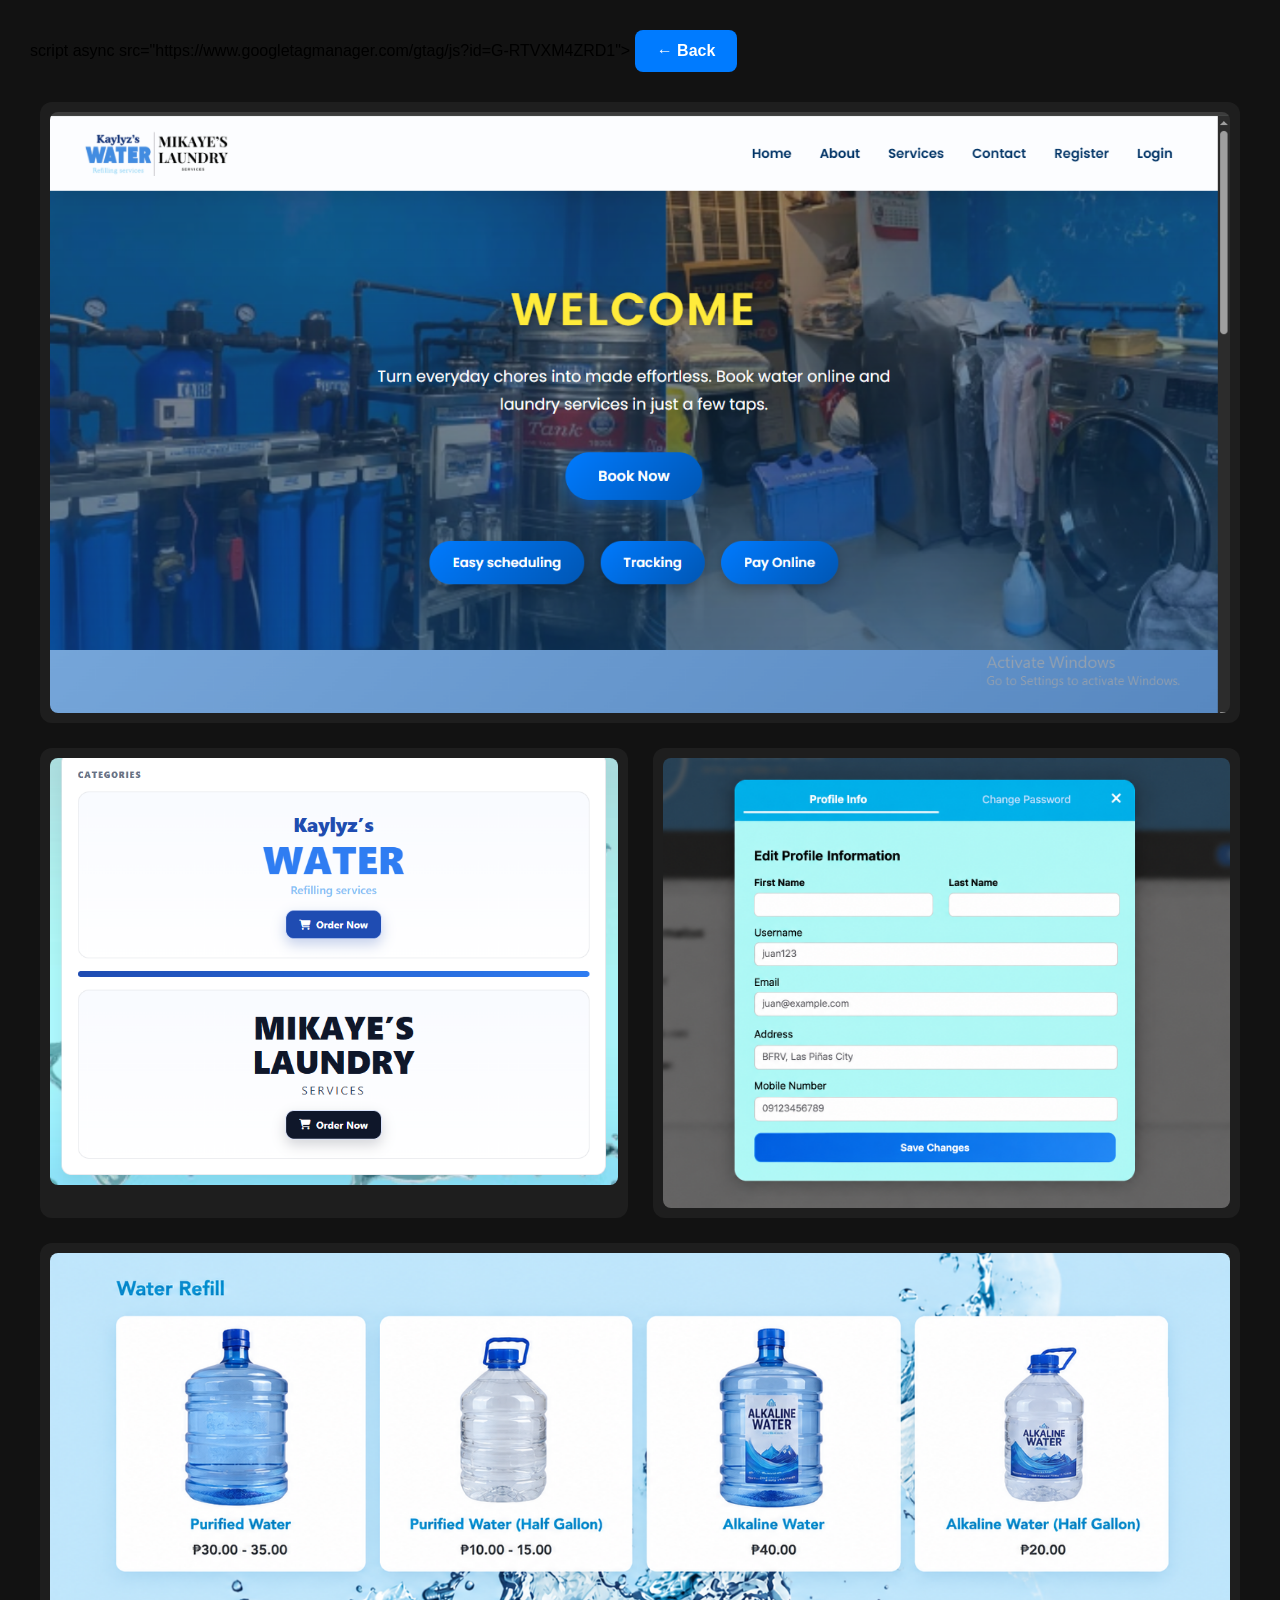
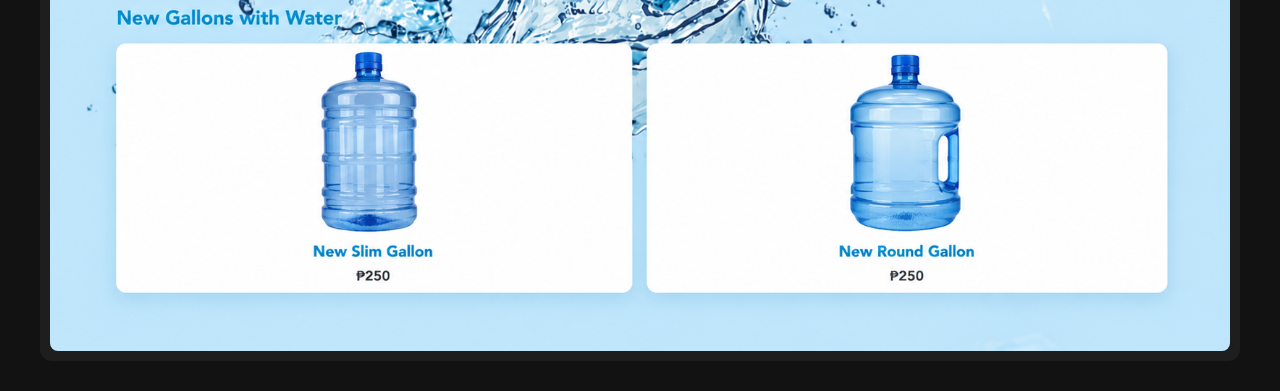
<file: snap.html>
<!DOCTYPE html>
<html lang="en">
<head>
    script async src="https://www.googletagmanager.com/gtag/js?id=G-RTVXM4ZRD1"></script>
    <script>
        window.dataLayer = window.dataLayer || [];
        function gtag(){dataLayer.push(arguments);}
        gtag('js', new Date());

        gtag('config', 'G-RTVXM4ZRD1');
    </script>
    <meta charset="UTF-8">
    <meta name="viewport" content="width=device-width, initial-scale=1.0">
    <title>Project Snapshots</title>

    <style>
        * {
            box-sizing: border-box;
            margin: 0;
            padding: 0;
        }

        body {
            background-color: #121212;
            font-family: Arial, sans-serif;
            padding: 30px;
        }

        /* Back Button */
        .back-button {
            display: inline-block;
            text-decoration: none;
            color: white;
            background-color: #007bff;
            padding: 12px 22px;
            border-radius: 8px;
            font-weight: bold;
            margin-bottom: 30px;
            transition: 0.3s;
        }

        .back-button:hover {
            background-color: #0056b3;
            transform: translateX(-3px);
        }

        /* Snapshot Container */
        .snapshot-container {
            max-width: 1200px;
            margin: auto;
            display: grid;
            grid-template-columns: repeat(2, 1fr);
            gap: 25px;
        }

        .snapshot {
            background-color: #1e1e1e;
            padding: 10px;
            border-radius: 12px;
            overflow: hidden;
        }

        .snapshot img {
            width: 100%;
            height: auto;
            display: block;
            border-radius: 8px;
        }

        /* Full width screenshots */
        .wide {
            grid-column: 1 / -1;
        }

        /* Mobile */
        @media (max-width: 768px) {

            body {
                padding: 15px;
            }

            .back-button {
                margin-bottom: 20px;
            }

            .snapshot-container {
                grid-template-columns: 1fr;
                gap: 15px;
            }

            .wide {
                grid-column: auto;
            }
        }
    </style>
</head>

<body>

    <!-- Back to Portfolio -->
    <a href="index.html" class="back-button">← Back</a>

    <div class="snapshot-container">

        <!-- Home Page -->
        <div class="snapshot wide">
            <img src="IMAGES/Capstone Home Page.png" alt="H2O Express Home Page">
        </div>

        <!-- Categories -->
        <div class="snapshot">
            <img src="IMAGES/option.png" alt="Service Categories">
        </div>

        <!-- Profile -->
        <div class="snapshot">
            <img src="IMAGES/Registration.png" alt="Profile Information">
        </div>

        <!-- Water Service -->
        <div class="snapshot wide">
            <img src="IMAGES/Water Service.png" alt="Water Service">
        </div>

    </div>

</body>

</html>
</file>
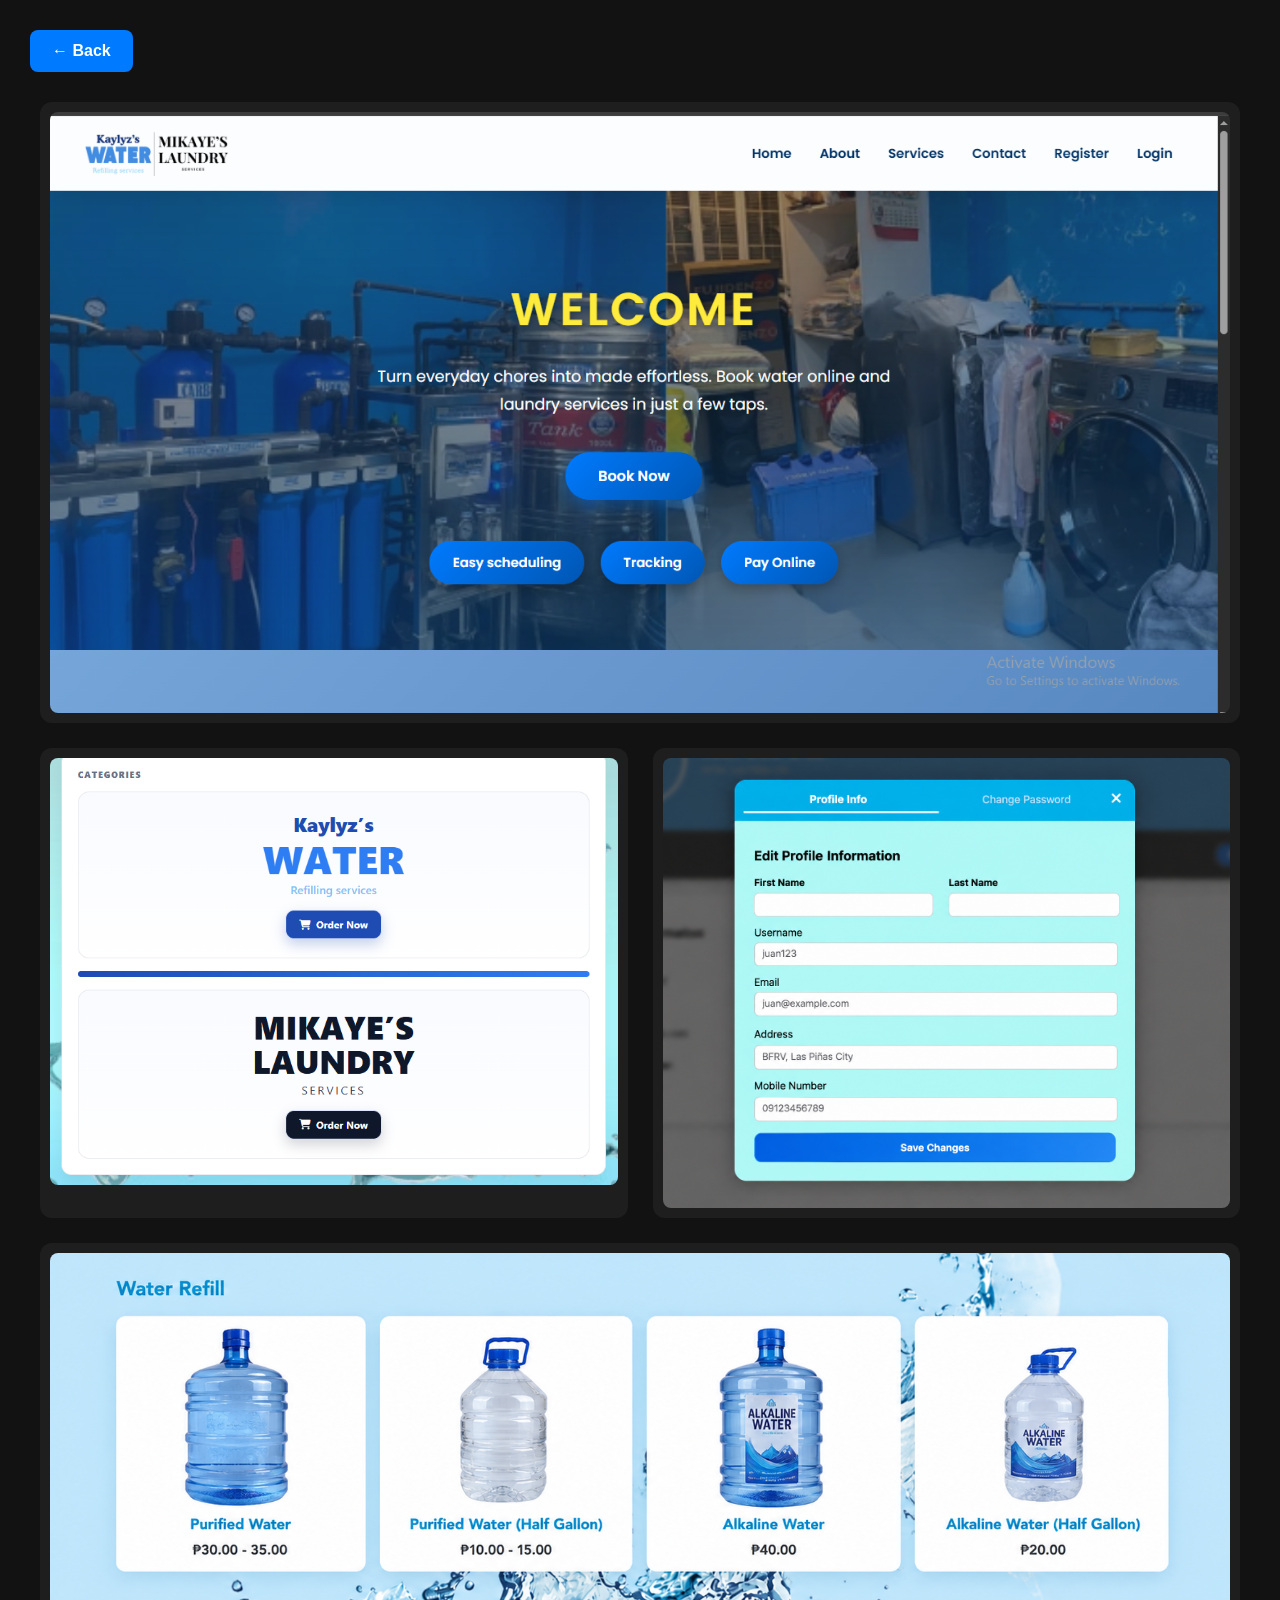
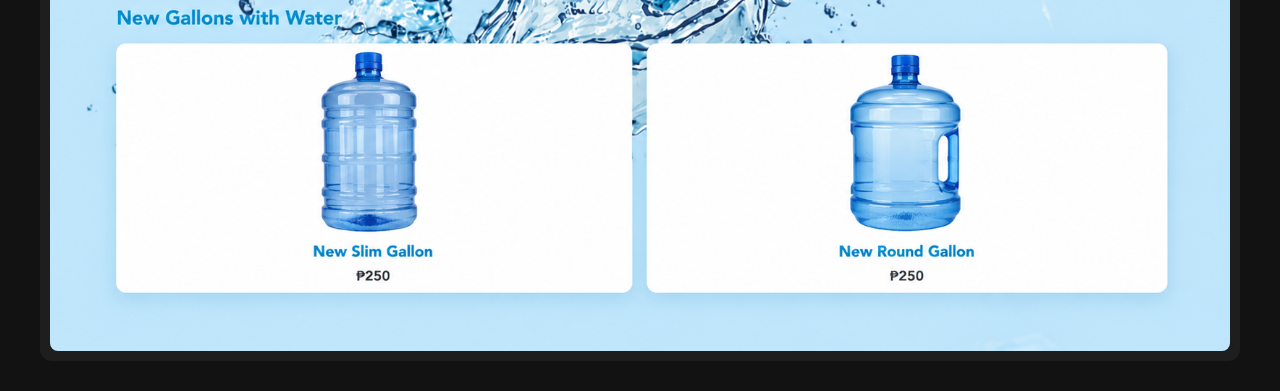
<file: snapshot.HTML>
<!DOCTYPE html>
<html lang="en">
<head>
    <meta charset="UTF-8">
    <meta name="viewport" content="width=device-width, initial-scale=1.0">
    <title>Project Snapshots</title>

    <style>
        * {
            box-sizing: border-box;
            margin: 0;
            padding: 0;
        }

        body {
            background-color: #121212;
            font-family: Arial, sans-serif;
            padding: 30px;
        }

        /* Back Button */
        .back-button {
            display: inline-block;
            text-decoration: none;
            color: white;
            background-color: #007bff;
            padding: 12px 22px;
            border-radius: 8px;
            font-weight: bold;
            margin-bottom: 30px;
            transition: 0.3s;
        }

        .back-button:hover {
            background-color: #0056b3;
            transform: translateX(-3px);
        }

        /* Snapshot Container */
        .snapshot-container {
            max-width: 1200px;
            margin: auto;
            display: grid;
            grid-template-columns: repeat(2, 1fr);
            gap: 25px;
        }

        .snapshot {
            background-color: #1e1e1e;
            padding: 10px;
            border-radius: 12px;
            overflow: hidden;
        }

        .snapshot img {
            width: 100%;
            height: auto;
            display: block;
            border-radius: 8px;
        }

        /* Full width screenshots */
        .wide {
            grid-column: 1 / -1;
        }

        /* Mobile */
        @media (max-width: 768px) {

            body {
                padding: 15px;
            }

            .back-button {
                margin-bottom: 20px;
            }

            .snapshot-container {
                grid-template-columns: 1fr;
                gap: 15px;
            }

            .wide {
                grid-column: auto;
            }
        }
    </style>
</head>

<body>

    <!-- Back to Portfolio -->
    <a href="index.html" class="back-button">← Back</a>

    <div class="snapshot-container">

        <!-- Home Page -->
        <div class="snapshot wide">
            <img src="IMAGES/Capstone Home Page.png" alt="H2O Express Home Page">
        </div>

        <!-- Categories -->
        <div class="snapshot">
            <img src="IMAGES/option.png" alt="Service Categories">
        </div>

        <!-- Profile -->
        <div class="snapshot">
            <img src="IMAGES/Registration.png" alt="Profile Information">
        </div>

        <!-- Water Service -->
        <div class="snapshot wide">
            <img src="IMAGES/Water Service.png" alt="Water Service">
        </div>

    </div>

</body>
</html>
</file>
<file: evidence.css>
/* Hands-On Training & Labs page
   Keep this file beside evidence.html. Image files belong in evidence-assets/. */

:root {
  --bg: #121212;
  --surface: #1a1d24;
  --surface-soft: #202631;
  --border: rgba(255, 255, 255, 0.10);
  --text: #f4f7fb;
  --muted: #aab5c5;
  --accent: #4da6ff;
  --accent-dark: #071827;
  --green: #a8e044;
  --warning: #ffbd69;
  --radius: 14px;
  color-scheme: dark;
}

* {
  box-sizing: border-box;
}

html {
  scroll-behavior: smooth;
}

body {
  margin: 0;
  min-width: 320px;
  background:
    radial-gradient(ellipse at 78% 0%, rgba(77, 166, 255, 0.10), transparent 34rem),
    var(--bg);
  color: var(--text);
  font-family: Poppins, Inter, "Segoe UI", Arial, sans-serif;
  line-height: 1.65;
}

a {
  color: inherit;
}

.site-header {
  width: min(1180px, calc(100% - 48px));
  min-height: 76px;
  margin: 0 auto;
  display: flex;
  align-items: center;
  justify-content: space-between;
  border-bottom: 1px solid var(--border);
}

.brand {
  color: var(--text);
  font-size: 1.35rem;
  font-weight: 800;
  letter-spacing: -0.06em;
  text-decoration: none;
}

.brand span {
  color: var(--accent);
}

.back-button {
  display: inline-flex;
  align-items: center;
  gap: 9px;
  padding: 9px 15px;
  border: 1px solid rgba(77, 166, 255, 0.45);
  border-radius: 999px;
  color: #dceeff;
  font-size: 0.88rem;
  font-weight: 600;
  text-decoration: none;
  transition: background 180ms ease, border-color 180ms ease, transform 180ms ease;
}

.back-button:hover {
  background: rgba(77, 166, 255, 0.13);
  border-color: var(--accent);
  transform: translateY(-2px);
}

.page-shell {
  width: min(1180px, calc(100% - 48px));
  margin: 0 auto;
}

.hero {
  padding: 78px 0 58px;
  max-width: 850px;
}

.eyebrow,
.section-kicker,
.step {
  margin: 0;
  color: var(--accent);
  font-size: 0.72rem;
  font-weight: 800;
  letter-spacing: 0.15em;
}

.hero h1 {
  margin: 14px 0 18px;
  font-size: clamp(2.25rem, 5vw, 4.2rem);
  line-height: 1.12;
  letter-spacing: -0.055em;
}

.hero h1 span {
  color: var(--accent);
}

.hero-copy {
  max-width: 690px;
  margin: 0;
  color: var(--muted);
  font-size: 1.04rem;
}

.tag-row {
  display: flex;
  flex-wrap: wrap;
  gap: 9px;
  margin-top: 26px;
}

.tag-row span {
  padding: 7px 12px;
  border: 1px solid var(--border);
  border-radius: 999px;
  background: rgba(255, 255, 255, 0.035);
  color: #d6e1ee;
  font-size: 0.78rem;
}

.project-intro {
  display: grid;
  grid-template-columns: 1.1fr 0.9fr;
  gap: 42px;
  align-items: end;
  padding: 34px 0 28px;
  border-top: 1px solid var(--border);
}

.project-intro h2,
.section-heading h2,
.takeaways h2 {
  margin: 9px 0 0;
  font-size: clamp(1.5rem, 3vw, 2.15rem);
  line-height: 1.25;
  letter-spacing: -0.035em;
}

.project-summary,
.section-note {
  margin: 0;
  color: var(--muted);
  font-size: 0.92rem;
}

.findings {
  display: grid;
  grid-template-columns: repeat(4, 1fr);
  gap: 12px;
  margin: 12px 0 78px;
}

.finding {
  min-height: 100px;
  padding: 18px;
  border: 1px solid var(--border);
  border-radius: 12px;
  background: linear-gradient(145deg, rgba(32, 38, 49, 0.95), rgba(26, 29, 36, 0.95));
}

.finding-label {
  display: block;
  margin-bottom: 8px;
  color: var(--muted);
  font-size: 0.76rem;
}

.finding strong {
  font-size: 1.05rem;
}

.finding .severity {
  color: var(--warning);
}

.finding .warning {
  color: #ffcc8d;
  font-size: 0.94rem;
}

.analysis-section {
  padding-bottom: 74px;
}

.section-heading {
  display: flex;
  justify-content: space-between;
  align-items: end;
  gap: 20px;
  margin-bottom: 25px;
}

.section-note {
  font-size: 0.8rem;
}

.evidence-grid {
  display: grid;
  grid-template-columns: repeat(2, minmax(0, 1fr));
  gap: 20px;
}

.evidence-card {
  overflow: hidden;
  border: 1px solid var(--border);
  border-radius: var(--radius);
  background: var(--surface);
  transition: transform 180ms ease, border-color 180ms ease;
}

.evidence-card:hover {
  transform: translateY(-3px);
  border-color: rgba(77, 166, 255, 0.45);
}

.image-link {
  position: relative;
  display: block;
  overflow: hidden;
  background: #0c111a;
  border-bottom: 1px solid var(--border);
}

.image-link img {
  display: block;
  width: 100%;
  height: 265px;
  object-fit: contain;
  background: #0d121b;
  transition: transform 220ms ease;
}

.evidence-card-wide .image-link img {
  height: 310px;
}

.image-link:hover img {
  transform: scale(1.015);
}

.zoom-hint {
  position: absolute;
  right: 12px;
  bottom: 12px;
  padding: 5px 9px;
  border: 1px solid rgba(255, 255, 255, 0.2);
  border-radius: 6px;
  background: rgba(7, 12, 20, 0.82);
  color: #fff;
  font-size: 0.7rem;
  opacity: 0;
  transition: opacity 180ms ease;
}

.image-link:hover .zoom-hint,
.image-link:focus-visible .zoom-hint {
  opacity: 1;
}

.card-copy {
  padding: 21px 22px 24px;
}

.card-copy h3 {
  margin: 8px 0 9px;
  font-size: 1.12rem;
  letter-spacing: -0.02em;
}

.card-copy p {
  margin: 0;
  color: var(--muted);
  font-size: 0.88rem;
}

code {
  padding: 2px 5px;
  border: 1px solid rgba(77, 166, 255, 0.18);
  border-radius: 5px;
  background: rgba(77, 166, 255, 0.08);
  color: #b8dcff;
  font-size: 0.86em;
  overflow-wrap: anywhere;
}

.card-copy strong {
  color: #ffd18f;
}

.takeaways {
  margin-bottom: 58px;
  padding: 30px;
  border: 1px solid var(--border);
  border-radius: var(--radius);
  background: linear-gradient(135deg, rgba(7, 24, 39, 0.92), rgba(26, 29, 36, 0.98));
}

.takeaways ul {
  display: grid;
  grid-template-columns: repeat(2, minmax(0, 1fr));
  gap: 12px 28px;
  margin: 24px 0;
  padding-left: 20px;
  color: #d3deeb;
  font-size: 0.9rem;
}

.takeaways li::marker {
  color: var(--green);
}

.disclaimer {
  margin: 22px 0 0;
  padding-top: 17px;
  border-top: 1px solid var(--border);
  color: var(--muted);
  font-size: 0.78rem;
}

.page-footer {
  display: flex;
  justify-content: space-between;
  gap: 20px;
  padding: 22px 0 30px;
  border-top: 1px solid var(--border);
  color: var(--muted);
  font-size: 0.8rem;
}

.page-footer a {
  color: #c5e2ff;
  text-decoration: none;
}

.page-footer a:hover {
  color: var(--accent);
}

@media (max-width: 760px) {
  .site-header,
  .page-shell {
    width: min(100% - 32px, 1180px);
  }

  .hero {
    padding: 58px 0 42px;
  }

  .project-intro {
    grid-template-columns: 1fr;
    gap: 15px;
  }

  .findings {
    grid-template-columns: repeat(2, 1fr);
    margin-bottom: 58px;
  }

  .evidence-grid {
    grid-template-columns: 1fr;
  }

  .image-link img,
  .evidence-card-wide .image-link img {
    height: auto;
    max-height: 380px;
  }

  .takeaways ul {
    grid-template-columns: 1fr;
  }
}

@media (max-width: 420px) {
  .back-button {
    padding: 8px 11px;
    font-size: 0.78rem;
  }

  .findings {
    gap: 8px;
  }

  .finding {
    padding: 14px;
  }

  .finding strong {
    font-size: 0.92rem;
  }

  .takeaways {
    padding: 22px 18px;
  }

  .page-footer {
    flex-direction: column;
    gap: 8px;
  }
}
</file>
